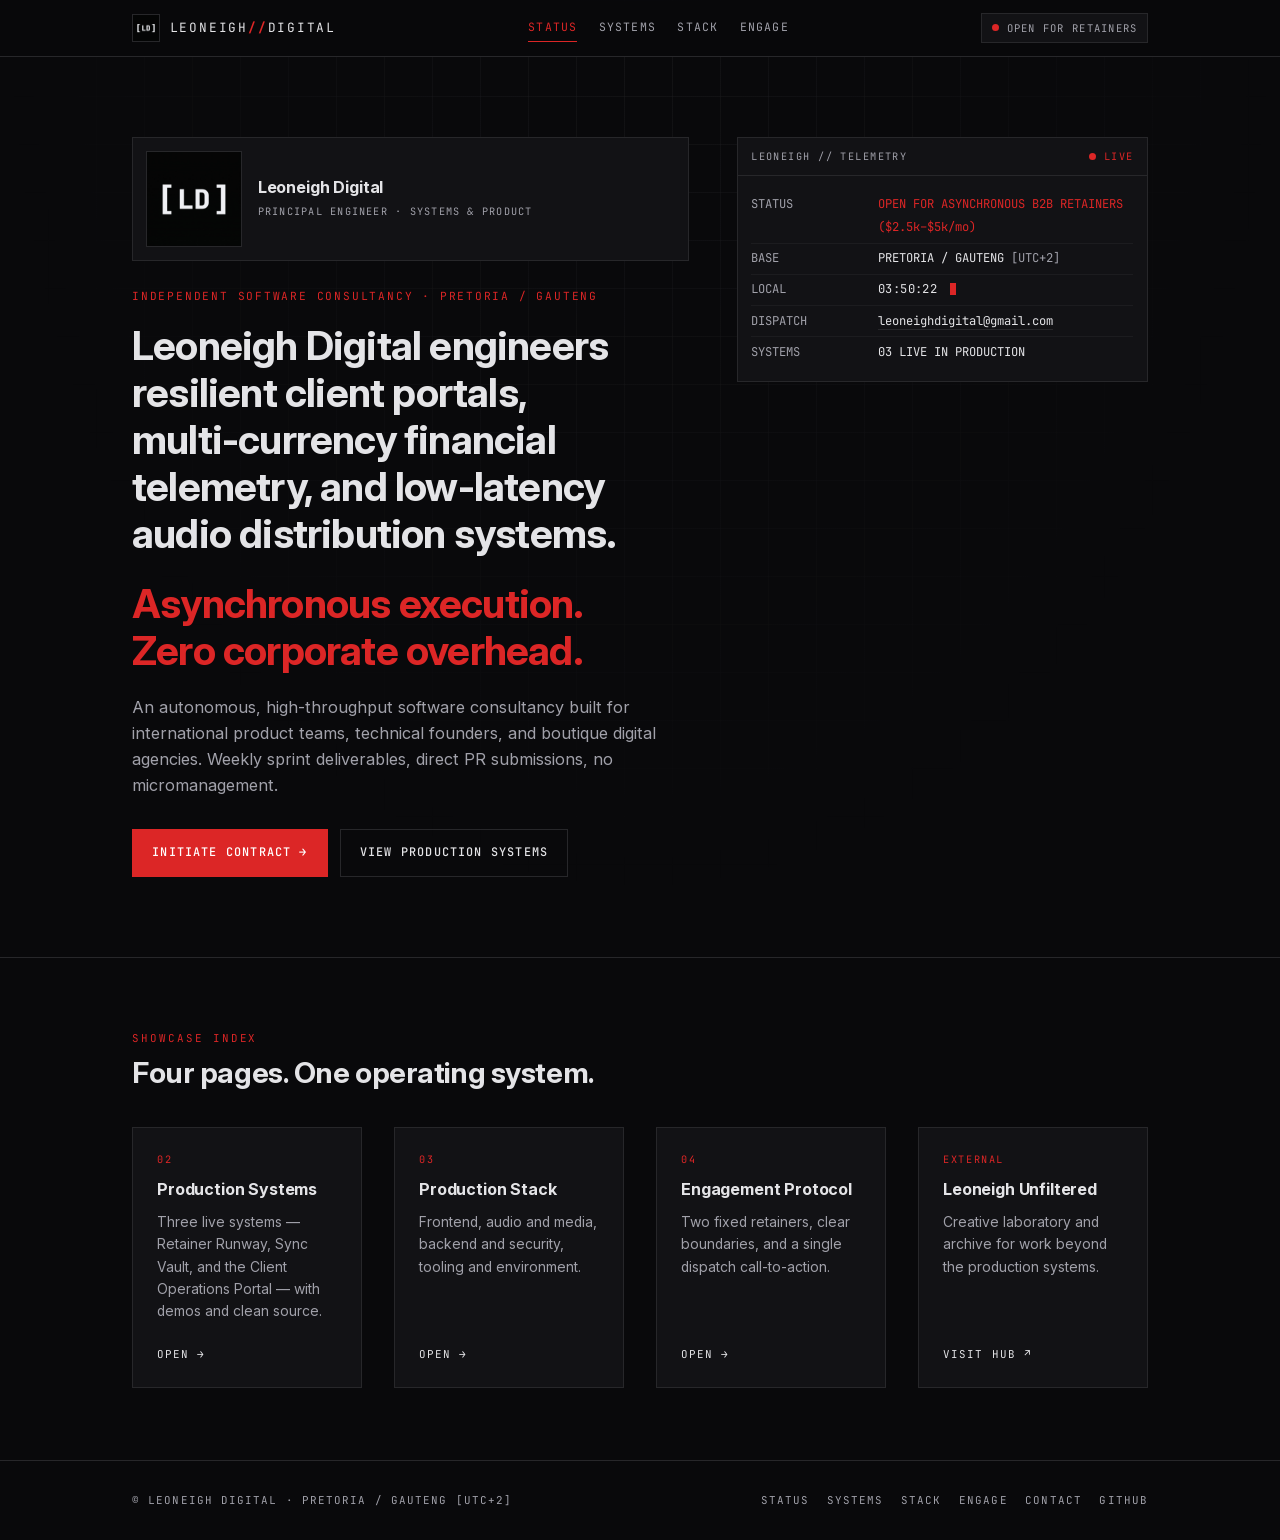
<file: index.html>
<!DOCTYPE html>
<html lang="en">
<head>
<meta charset="utf-8">
<meta name="viewport" content="width=device-width, initial-scale=1">
<meta name="color-scheme" content="dark">
<meta name="theme-color" content="#09090b">
<title>Status — Leoneigh Digital</title>
<meta name="description" content="Leoneigh Digital is open for asynchronous B2B retainers. Resilient client portals, multi-currency financial telemetry, and low-latency audio distribution systems.">
<link rel="canonical" href="https://leoneighdigital.github.io/">
<link rel="icon" href="assets/Profile.jpg">
<link rel="stylesheet" href="style.css">
<script src="script.js" defer></script>
</head>

<body>
<a class="skip" href="#main">Skip to content</a>

<header class="topbar">
  <div class="wrap">
    <a class="brand" href="index.html">
      <img class="brand-mark" src="assets/Profile.jpg" width="28" height="28" alt="">
      <span>LEONEIGH<b>//</b>DIGITAL</span>
    </a>

    <nav aria-label="Primary">
      <a href="index.html" aria-current="page">Status</a>
      <a href="systems.html">Systems</a>
      <a href="stack.html">Stack</a>
      <a href="engage.html">Engage</a>
    </nav>

    <span class="pill"><span class="dot" aria-hidden="true"></span>Open for retainers</span>
  </div>
</header>

<main id="main">

  <section class="hero">
    <div class="wrap hero-grid">

      <div class="hero-copy">

        <figure class="profile">
          <img src="assets/Profile.jpg" width="96" height="96"
               alt="Leoneigh Digital profile picture">
          <figcaption>
            <span class="profile-name">Leoneigh Digital</span>
            <span class="profile-role">Principal engineer · systems &amp; product</span>
          </figcaption>
        </figure>

        <p class="kicker">Independent software consultancy · Pretoria / Gauteng</p>

        <h1>
          Leoneigh Digital engineers resilient client portals, multi-currency
          financial telemetry, and low-latency audio distribution systems.
          <em>Asynchronous execution. Zero corporate overhead.</em>
        </h1>

        <p class="lede">
          An autonomous, high-throughput software consultancy built for international
          product teams, technical founders, and boutique digital agencies. Weekly
          sprint deliverables, direct PR submissions, no micromanagement.
        </p>

        <div class="hero-actions">
          <a class="btn" href="mailto:systems@leoneigh.digital?subject=Retainer%20enquiry%20%E2%80%94%20Leoneigh%20Digital">
            Initiate contract <span aria-hidden="true">→</span>
          </a>
          <a class="btn ghost" href="systems.html">View production systems</a>
        </div>
      </div>

      <aside class="terminal" aria-label="Live operational telemetry">
        <div class="terminal-head">
          <span>LEONEIGH // TELEMETRY</span>
          <span><span class="dot" aria-hidden="true"></span>LIVE</span>
        </div>

        <dl class="terminal-body">
          <div class="trow">
            <dt>STATUS</dt>
            <dd class="hot">OPEN FOR ASYNCHRONOUS B2B RETAINERS ($2.5k–$5k/mo)</dd>
          </div>
          <div class="trow">
            <dt>BASE</dt>
            <dd>PRETORIA / GAUTENG <span class="dim">[UTC+2]</span></dd>
          </div>
          <div class="trow">
            <dt>LOCAL</dt>
            <dd>
              <time id="clock" datetime="">--:--:--</time>
              <span class="cursor" aria-hidden="true"></span>
            </dd>
          </div>
          <div class="trow">
            <dt>DISPATCH</dt>
            <dd>
              <a href="mailto:leoneighdigital@gmail.com">leoneighdigital@gmail.com</a>
              <button class="copy" type="button" hidden data-copy="leoneighdigital@gmail.com"
                      aria-label="Copy dispatch email address">COPY</button>
            </dd>
          </div>
          <div class="trow">
            <dt>SYSTEMS</dt>
            <dd>03 LIVE IN PRODUCTION</dd>
          </div>
        </dl>
      </aside>

    </div>
  </section>

  <section class="section">
    <div class="wrap">
      <div class="sec-head">
        <p class="sec-label">Showcase index</p>
        <h2>Four pages. One operating system.</h2>
      </div>

      <div class="index-grid">

        <a class="index-card" href="systems.html">
          <span class="index-num">02</span>
          <h3>Production Systems</h3>
          <p>Three live systems — Retainer Runway, Sync Vault, and the Client Operations Portal — with demos and clean source.</p>
          <span class="index-go">Open <span aria-hidden="true">→</span></span>
        </a>

        <a class="index-card" href="stack.html">
          <span class="index-num">03</span>
          <h3>Production Stack</h3>
          <p>Frontend, audio and media, backend and security, tooling and environment.</p>
          <span class="index-go">Open <span aria-hidden="true">→</span></span>
        </a>

        <a class="index-card" href="engage.html">
          <span class="index-num">04</span>
          <h3>Engagement Protocol</h3>
          <p>Two fixed retainers, clear boundaries, and a single dispatch call-to-action.</p>
          <span class="index-go">Open <span aria-hidden="true">→</span></span>
        </a>

        <a class="index-card" href="https://leoneighdigital.github.io/Leoneigh-Unfiltered/#/"
           rel="noopener noreferrer" target="_blank">
          <span class="index-num">EXTERNAL</span>
          <h3>Leoneigh Unfiltered</h3>
          <p>Creative laboratory and archive for work beyond the production systems.</p>
          <span class="index-go">Visit hub <span aria-hidden="true">↗</span></span>
        </a>

      </div>
    </div>
  </section>

</main>

<footer class="foot">
  <div class="wrap foot-inner">
    <span>© Leoneigh Digital · Pretoria / Gauteng [UTC+2]</span>
    <nav class="foot-links" aria-label="Footer">
      <a href="index.html">Status</a>
      <a href="systems.html">Systems</a>
      <a href="stack.html">Stack</a>
      <a href="engage.html">Engage</a>
      <a href="mailto:leoneighdigital@gmail.com">Contact</a>
      <a href="https://github.com/LeoneighDigital" rel="noopener noreferrer" target="_blank">GitHub</a>
    </nav>
  </div>
</footer>

</body>
</html>
</file>
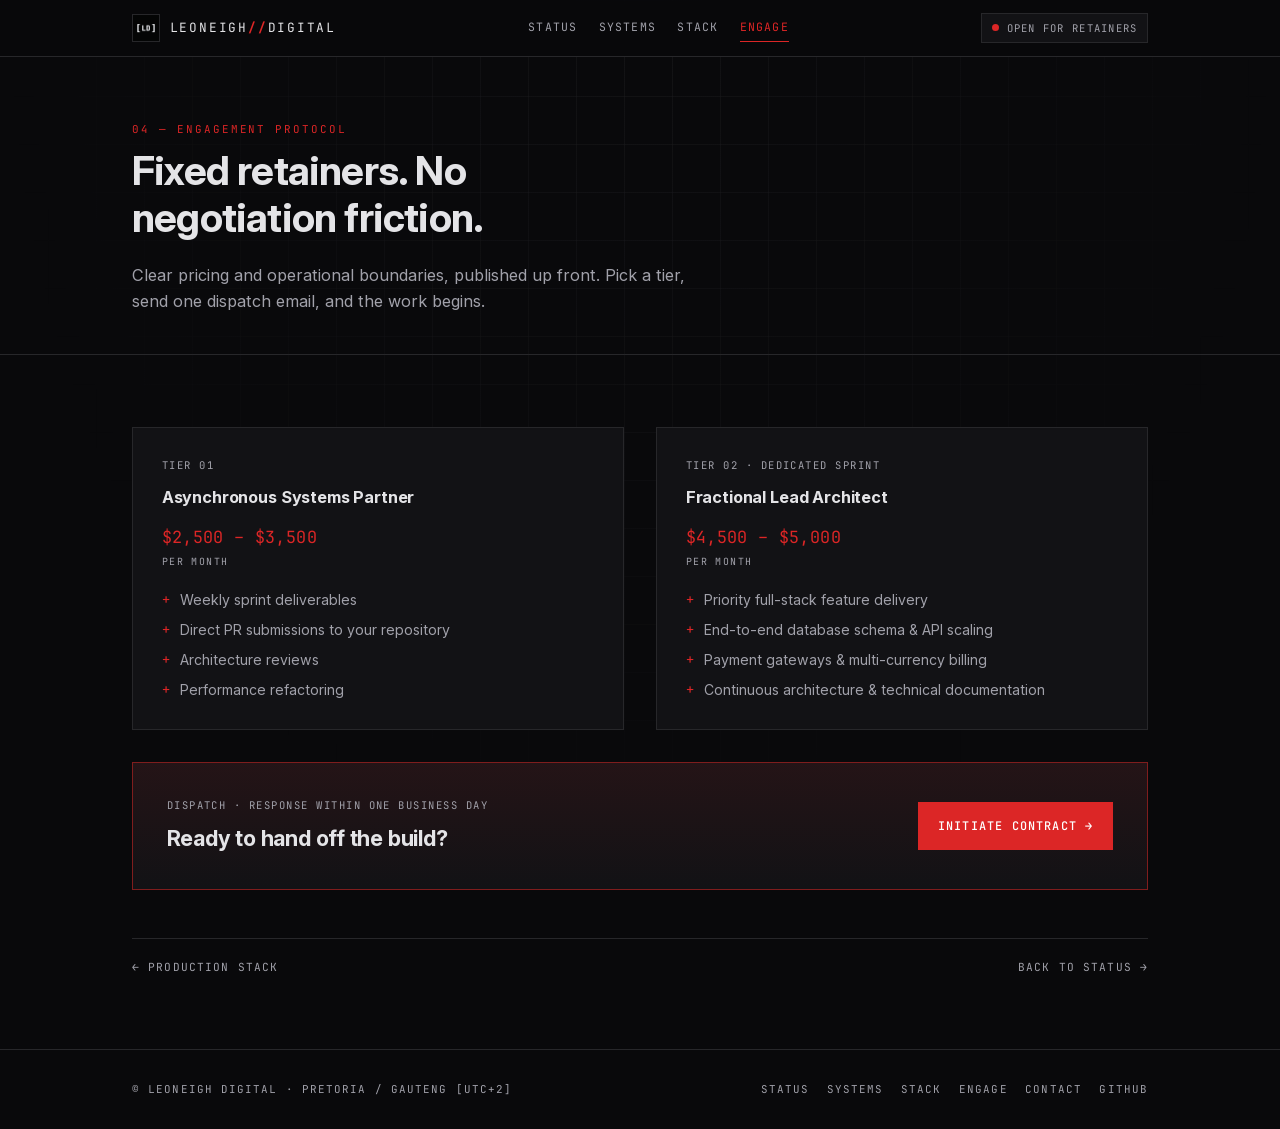
<file: engage.html>
<!DOCTYPE html>
<html lang="en">
<head>
<meta charset="utf-8">
<meta name="viewport" content="width=device-width, initial-scale=1">
<meta name="color-scheme" content="dark">
<meta name="theme-color" content="#09090b">
<title>Engagement Protocol — Leoneigh Digital</title>
<meta name="description" content="Two fixed Leoneigh Digital retainers: Asynchronous Systems Partner ($2,500–$3,500/mo) and End-to-End Product Scaffolding ($4,500–$6,000/mo).">
<link rel="canonical" href="https://leoneighdigital.github.io/engage.html">
<link rel="icon" href="assets/Profile.jpg">
<link rel="stylesheet" href="style.css">
<script src="script.js" defer></script>
</head>

<body>
<a class="skip" href="#main">Skip to content</a>

<header class="topbar">
  <div class="wrap">
    <a class="brand" href="index.html">
      <img class="brand-mark" src="assets/Profile.jpg" width="28" height="28" alt="">
      <span>LEONEIGH<b>//</b>DIGITAL</span>
    </a>

    <nav aria-label="Primary">
      <a href="index.html">Status</a>
      <a href="systems.html">Systems</a>
      <a href="stack.html">Stack</a>
      <a href="engage.html" aria-current="page">Engage</a>
    </nav>

    <span class="pill"><span class="dot" aria-hidden="true"></span>Open for retainers</span>
  </div>
</header>

<main id="main">

  <section class="page-hero">
    <div class="wrap">
      <p class="sec-label">04 — Engagement protocol</p>
      <h1>Fixed retainers. No negotiation friction.</h1>
      <p class="lede">
        Clear pricing and operational boundaries, published up front. Pick a tier,
        send one dispatch email, and the work begins.
      </p>
    </div>
  </section>

  <section class="section">
    <div class="wrap">

      <div class="tiers">

        <article class="tier">
          <p class="tier-name">Tier 01</p>
          <h3>Asynchronous Systems Partner</h3>
          <p class="price">$2,500 – $3,500 <small>per month</small></p>
          <ul class="tier-list">
            <li>Weekly sprint deliverables</li>
            <li>Direct PR submissions to your repository</li>
            <li>Architecture reviews</li>
            <li>Performance refactoring</li>
          </ul>
        </article>

       <article class="tier">
  <p class="tier-name">Tier 02 · Dedicated Sprint</p>
  <h3>Fractional Lead Architect</h3>
  <p class="price">$4,500 – $5,000 <small>per month</small></p>
  <ul class="tier-list">
    <li>Priority full-stack feature delivery</li>
    <li>End-to-end database schema &amp; API scaling</li>
    <li>Payment gateways &amp; multi-currency billing</li>
    <li>Continuous architecture &amp; technical documentation</li>
  </ul>
</article>
      </div>

      <div class="cta-block">
        <div>
          <p>Dispatch · Response within one business day</p>
          <h3>Ready to hand off the build?</h3>
        </div>
        <a class="btn" href="mailto:leoneighdigital@gmail.com?subject=Retainer%20enquiry%20%E2%80%94%20Leoneigh%20Digital">
          Initiate contract <span aria-hidden="true">→</span>
        </a>
      </div>

      <nav class="pager" aria-label="Page navigation">
        <a href="stack.html"><span aria-hidden="true">←</span> Production stack</a>
        <a href="index.html">Back to status <span aria-hidden="true">→</span></a>
      </nav>

    </div>
  </section>

</main>

<footer class="foot">
  <div class="wrap foot-inner">
    <span>© Leoneigh Digital · Pretoria / Gauteng [UTC+2]</span>
    <nav class="foot-links" aria-label="Footer">
      <a href="index.html">Status</a>
      <a href="systems.html">Systems</a>
      <a href="stack.html">Stack</a>
      <a href="engage.html">Engage</a>
      <a href="mailto:leoneighdigital@gmail.com">Contact</a>
      <a href="https://github.com/LeoneighDigital" rel="noopener noreferrer" target="_blank">GitHub</a>
    </nav>
  </div>
</footer>

</body>
</html>
</file>
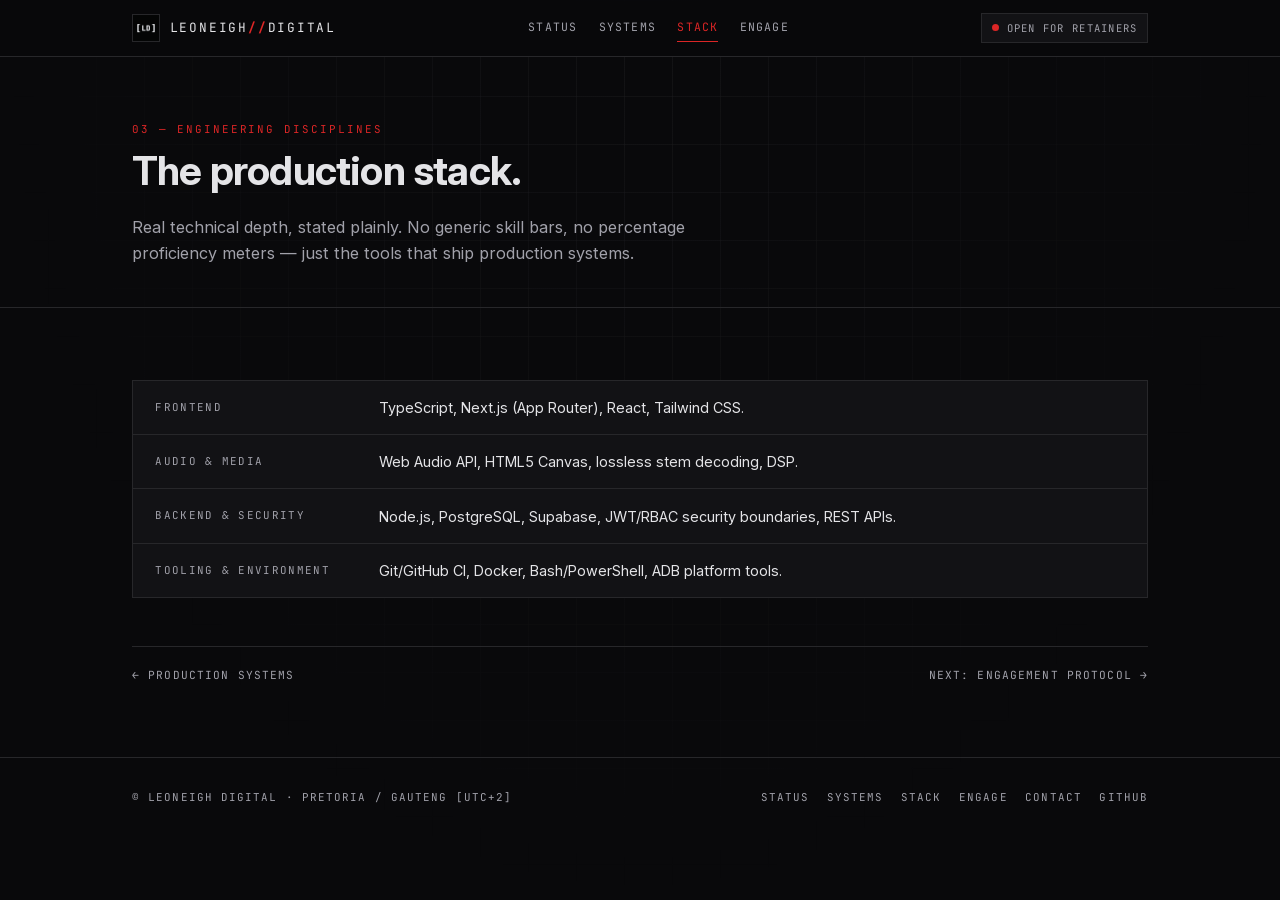
<file: stack.html>
<!DOCTYPE html>
<html lang="en">
<head>
<meta charset="utf-8">
<meta name="viewport" content="width=device-width, initial-scale=1">
<meta name="color-scheme" content="dark">
<meta name="theme-color" content="#09090b">
<title>Production Stack — Leoneigh Digital</title>
<meta name="description" content="The Leoneigh Digital production stack: TypeScript, Next.js, Web Audio API, Node.js, PostgreSQL, Supabase, Docker and CI.">
<link rel="canonical" href="https://leoneighdigital.github.io/stack.html">
<link rel="icon" href="assets/Profile.jpg">
<link rel="stylesheet" href="style.css">
<script src="script.js" defer></script>
</head>

<body>
<a class="skip" href="#main">Skip to content</a>

<header class="topbar">
  <div class="wrap">
    <a class="brand" href="index.html">
      <img class="brand-mark" src="assets/Profile.jpg" width="28" height="28" alt="">
      <span>LEONEIGH<b>//</b>DIGITAL</span>
    </a>

    <nav aria-label="Primary">
      <a href="index.html">Status</a>
      <a href="systems.html">Systems</a>
      <a href="stack.html" aria-current="page">Stack</a>
      <a href="engage.html">Engage</a>
    </nav>

    <span class="pill"><span class="dot" aria-hidden="true"></span>Open for retainers</span>
  </div>
</header>

<main id="main">

  <section class="page-hero">
    <div class="wrap">
      <p class="sec-label">03 — Engineering disciplines</p>
      <h1>The production stack.</h1>
      <p class="lede">
        Real technical depth, stated plainly. No generic skill bars, no percentage
        proficiency meters — just the tools that ship production systems.
      </p>
    </div>
  </section>

  <section class="section">
    <div class="wrap">

      <dl class="stack">
        <div class="stack-row">
          <dt>Frontend</dt>
          <dd>TypeScript, Next.js (App Router), React, Tailwind CSS.</dd>
        </div>
        <div class="stack-row">
          <dt>Audio &amp; Media</dt>
          <dd>Web Audio API, HTML5 Canvas, lossless stem decoding, DSP.</dd>
        </div>
        <div class="stack-row">
          <dt>Backend &amp; Security</dt>
          <dd>Node.js, PostgreSQL, Supabase, JWT/RBAC security boundaries, REST APIs.</dd>
        </div>
        <div class="stack-row">
          <dt>Tooling &amp; Environment</dt>
          <dd>Git/GitHub CI, Docker, Bash/PowerShell, ADB platform tools.</dd>
        </div>
      </dl>

      <nav class="pager" aria-label="Page navigation">
        <a href="systems.html"><span aria-hidden="true">←</span> Production systems</a>
        <a href="engage.html">Next: Engagement protocol <span aria-hidden="true">→</span></a>
      </nav>

    </div>
  </section>

</main>

<footer class="foot">
  <div class="wrap foot-inner">
    <span>© Leoneigh Digital · Pretoria / Gauteng [UTC+2]</span>
    <nav class="foot-links" aria-label="Footer">
      <a href="index.html">Status</a>
      <a href="systems.html">Systems</a>
      <a href="stack.html">Stack</a>
      <a href="engage.html">Engage</a>
      <a href="mailto:leoneighdigital@gmail.com">Contact</a>
      <a href="https://github.com/LeoneighDigital" rel="noopener noreferrer" target="_blank">GitHub</a>
    </nav>
  </div>
</footer>

</body>
</html>
</file>
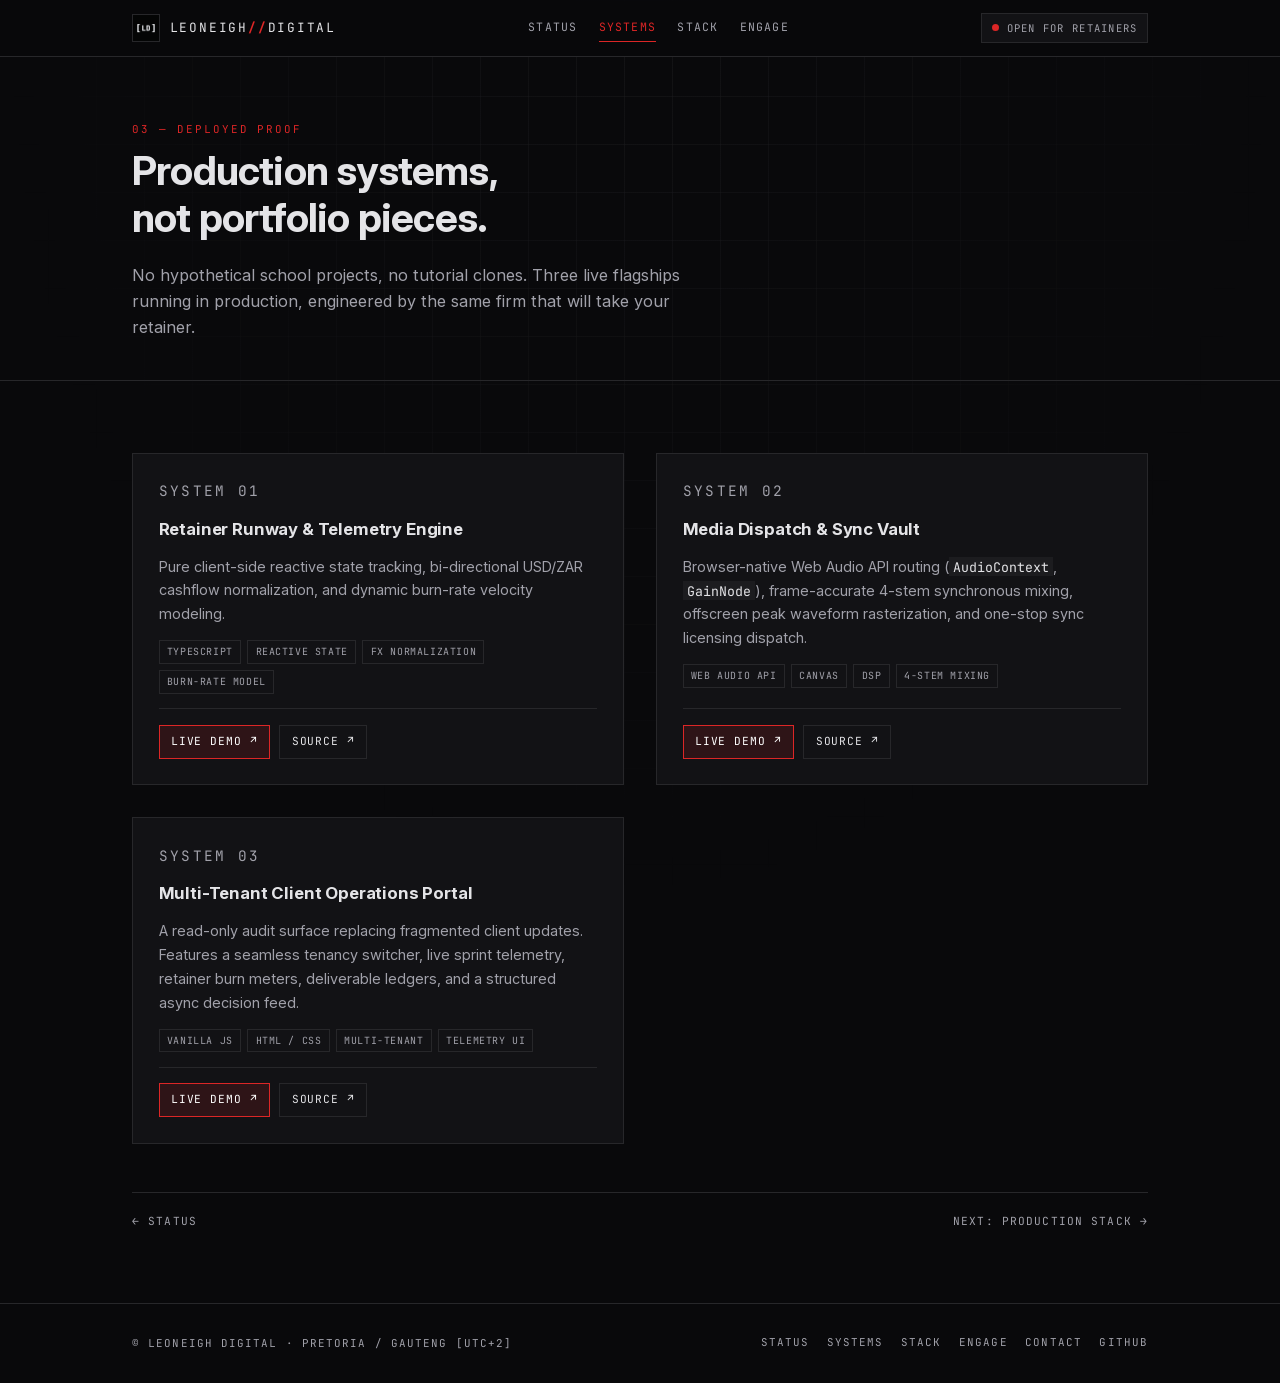
<file: systems.html>
<!DOCTYPE html>
<html lang="en">
<head>
<meta charset="utf-8">
<meta name="viewport" content="width=device-width, initial-scale=1">
<meta name="color-scheme" content="dark">
<meta name="theme-color" content="#09090b">
<title>Production Systems — Leoneigh Digital</title>
<meta name="description" content="Retainer Runway, Sync Vault, and the Client Operations Portal: three live production systems engineered by Leoneigh Digital, with demos and source.">
<link rel="canonical" href="https://leoneighdigital.github.io/systems.html">
<link rel="icon" href="assets/Profile.jpg">
<link rel="stylesheet" href="style.css">
<script src="script.js" defer></script>
</head>

<body>
<a class="skip" href="#main">Skip to content</a>

<header class="topbar">
  <div class="wrap">
    <a class="brand" href="index.html">
      <img class="brand-mark" src="assets/Profile.jpg" width="28" height="28" alt="">
      <span>LEONEIGH<b>//</b>DIGITAL</span>
    </a>

    <nav aria-label="Primary">
      <a href="index.html">Status</a>
      <a href="systems.html" aria-current="page">Systems</a>
      <a href="stack.html">Stack</a>
      <a href="engage.html">Engage</a>
    </nav>

    <span class="pill"><span class="dot" aria-hidden="true"></span>Open for retainers</span>
  </div>
</header>

<main id="main">

  <section class="page-hero">
    <div class="wrap">
      <p class="sec-label">03 — Deployed proof</p>
      <h1>Production systems, not portfolio pieces.</h1>
      <p class="lede">
        No hypothetical school projects, no tutorial clones. Three live flagships running
        in production, engineered by the same firm that will take your retainer.
      </p>
    </div>
  </section>

  <section class="section">
    <div class="wrap">

      <div class="systems">

        <article class="card">
          <p class="card-index">SYSTEM 01</p>
          <h3>Retainer Runway &amp; Telemetry Engine</h3>
          <p>
            Pure client-side reactive state tracking, bi-directional USD/ZAR cashflow
            normalization, and dynamic burn-rate velocity modeling.
          </p>
          <ul class="tags">
            <li class="tag">TypeScript</li>
            <li class="tag">Reactive state</li>
            <li class="tag">FX normalization</li>
            <li class="tag">Burn-rate model</li>
          </ul>
          <div class="card-links">
            <a class="link primary" href="https://leoneighdigital.github.io/Retainer-Runway-Calculator/">Live demo <span aria-hidden="true">↗</span></a>
            <a class="link" href="https://github.com/LeoneighDigital/Retainer-Runway-Calculator.git"
               rel="noopener noreferrer" target="_blank">Source <span aria-hidden="true">↗</span></a>
          </div>
        </article>

        <article class="card">
          <p class="card-index">SYSTEM 02</p>
          <h3>Media Dispatch &amp; Sync Vault</h3>
          <p>
            Browser-native Web Audio API routing (<code>AudioContext</code>,
            <code>GainNode</code>), frame-accurate 4-stem synchronous mixing, offscreen
            peak waveform rasterization, and one-stop sync licensing dispatch.
          </p>
          <ul class="tags">
            <li class="tag">Web Audio API</li>
            <li class="tag">Canvas</li>
            <li class="tag">DSP</li>
            <li class="tag">4-stem mixing</li>
          </ul>
          <div class="card-links">
            <a class="link primary" href="https://leoneighdigital.github.io/sync-vault/">Live demo <span aria-hidden="true">↗</span></a>
            <a class="link" href="https://github.com/LeoneighDigital/sync-vault.git"
               rel="noopener noreferrer" target="_blank">Source <span aria-hidden="true">↗</span></a>
          </div>
        </article>
        <article class="card">
  <p class="card-index">SYSTEM 03</p>
  <h3>Multi-Tenant Client Operations Portal</h3>
  <p>
    A read-only audit surface replacing fragmented client updates. Features a seamless tenancy switcher, live sprint telemetry, retainer burn meters, deliverable ledgers, and a structured async decision feed.
  </p>
  <ul class="tags">
    <li class="tag">Vanilla JS</li>
    <li class="tag">HTML / CSS</li>
    <li class="tag">Multi-tenant</li>
    <li class="tag">Telemetry UI</li>
  </ul>
  <div class="card-links">
    <a class="link primary" href="https://leoneighdigital.github.io/leoneigh-portal/" target="_blank" rel="noopener noreferrer">Live demo <span aria-hidden="true">↗</span></a>
    <a class="link" href="https://github.com/LeoneighDigital/leoneigh-portal.git"
       rel="noopener noreferrer" target="_blank">Source <span aria-hidden="true">↗</span></a>
  </div>
</article>

      </div>

      <nav class="pager" aria-label="Page navigation">
        <a href="index.html"><span aria-hidden="true">←</span> Status</a>
        <a href="stack.html">Next: Production stack <span aria-hidden="true">→</span></a>
      </nav>

    </div>
  </section>

</main>

<footer class="foot">
  <div class="wrap foot-inner">
    <span>© Leoneigh Digital · Pretoria / Gauteng [UTC+2]</span>
    <nav class="foot-links" aria-label="Footer">
      <a href="index.html">Status</a>
      <a href="systems.html">Systems</a>
      <a href="stack.html">Stack</a>
      <a href="engage.html">Engage</a>
      <a href="mailto:leoneighdigital@gmail.com">Contact</a>
      <a href="https://github.com/LeoneighDigital" rel="noopener noreferrer" target="_blank">GitHub</a>
    </nav>
  </div>
</footer>

</body>
</html>
</file>
<file: style.css>
/* ==========================================================================
   Leoneigh Digital Showcase — style.css
   Shared across index / systems / stack / engage.
   Matte carbon, industrial monospace. No frameworks, no external assets.
   ========================================================================== */

/* --------------------------------------------------------------------------
   0. Tokens
   -------------------------------------------------------------------------- */
:root {
  --bg:          #09090b;
  --surface:     #121215;
  --line:        #27272a;
  --line-hover:  #3f3f46;
  --accent:      #dc2626;
  --accent-dim:  #7f1d1d;
  --accent-soft: #b91c1c;
  --text:        #e4e4e7;
  --muted:       #a1a1aa;
  --faint:       #52525b;

  --mono: "JetBrains Mono", ui-monospace, SFMono-Regular, Menlo, Consolas, monospace;
  --sans: Inter, system-ui, -apple-system, "Segoe UI", Roboto, Helvetica, Arial, sans-serif;

  --max: 1080px;
  --gap: clamp(1rem, 3vw, 2rem);
  --header-h: 56px;
}

@font-face {
  font-family: "Inter";
  src: url("fonts/Inter-Variable.woff2") format("woff2");
  font-weight: 100 900;
  font-display: swap;
}
@font-face {
  font-family: "Inter";
  src: url("fonts/Inter-Variable-Italic.woff2") format("woff2");
  font-weight: 100 900;
  font-style: italic;
  font-display: swap;
}
@font-face {
  font-family: "JetBrains Mono";
  src: url("fonts/JetBrainsMono-Variable.ttf") format("truetype");
  font-weight: 100 800;
  font-display: swap;
}
@font-face {
  font-family: "JetBrains Mono";
  src: url("fonts/JetBrainsMono-Variable-Italic.ttf") format("truetype");
  font-weight: 100 800;
  font-style: italic;
  font-display: swap;
}

/* --------------------------------------------------------------------------
   1. Reset & base
   -------------------------------------------------------------------------- */
*,
*::before,
*::after { box-sizing: border-box; }

[hidden] { display: none !important; }

html {
  scroll-behavior: smooth;
  scroll-padding-top: calc(var(--header-h) + 16px);
  -webkit-text-size-adjust: 100%;
}

body {
  margin: 0;
  background: var(--bg);
  color: var(--text);
  font-family: var(--sans);
  font-size: 16px;
  line-height: 1.6;
  -webkit-font-smoothing: antialiased;
  -moz-osx-font-smoothing: grayscale;
  text-rendering: optimizeLegibility;
  overflow-x: hidden;
}

/* Faint industrial grid, masked toward the top */
body::before {
  content: "";
  position: fixed;
  inset: 0;
  z-index: 0;
  pointer-events: none;
  background-image:
    linear-gradient(to right, rgba(39, 39, 42, .35) 1px, transparent 1px),
    linear-gradient(to bottom, rgba(39, 39, 42, .35) 1px, transparent 1px);
  background-size: 48px 48px;
  -webkit-mask-image: radial-gradient(ellipse at 50% 0%, #000 0%, transparent 70%);
          mask-image: radial-gradient(ellipse at 50% 0%, #000 0%, transparent 70%);
}

img, svg { max-width: 100%; display: block; }

a { color: inherit; }

code {
  font-family: var(--mono);
  font-size: .92em;
  color: var(--text);
  background: rgba(39, 39, 42, .5);
  padding: .05em .3em;
}

::selection { background: var(--accent); color: #fff; }

:focus-visible {
  outline: 2px solid var(--accent);
  outline-offset: 2px;
}

@media (prefers-reduced-motion: reduce) {
  html { scroll-behavior: auto; }
  *, *::before, *::after {
    animation-duration: .001ms !important;
    animation-iteration-count: 1 !important;
    transition-duration: .001ms !important;
  }
}

/* --------------------------------------------------------------------------
   2. Layout helpers
   -------------------------------------------------------------------------- */
.wrap {
  position: relative;
  z-index: 1;
  width: 100%;
  max-width: var(--max);
  margin-inline: auto;
  padding-inline: clamp(1rem, 4vw, 2rem);
}

.skip {
  position: absolute;
  left: -9999px;
  top: 0;
  z-index: 100;
  background: var(--accent);
  color: #fff;
  font-family: var(--mono);
  font-size: .75rem;
  letter-spacing: .1em;
  text-transform: uppercase;
  padding: .75rem 1rem;
  text-decoration: none;
}
.skip:focus { left: 1rem; top: 1rem; }

/* --------------------------------------------------------------------------
   3. Top bar
   -------------------------------------------------------------------------- */
.topbar {
  position: sticky;
  top: 0;
  z-index: 20;
  border-bottom: 1px solid var(--line);
  background: rgba(9, 9, 11, .88);
  -webkit-backdrop-filter: blur(8px);
          backdrop-filter: blur(8px);
}

.topbar .wrap {
  display: flex;
  align-items: center;
  justify-content: space-between;
  gap: 1rem;
  height: var(--header-h);
}

.brand {
  display: inline-flex;
  align-items: center;
  gap: .6rem;
  font-family: var(--mono);
  font-size: .8rem;
  letter-spacing: .14em;
  text-transform: uppercase;
  text-decoration: none;
  white-space: nowrap;
}
.brand b { color: var(--accent); font-weight: 700; }

.brand-mark {
  width: 28px;
  height: 28px;
  flex: none;
  border: 1px solid var(--line);
  background: var(--surface);
}

.topbar nav {
  display: flex;
  gap: 1.35rem;
  font-family: var(--mono);
  font-size: .72rem;
  letter-spacing: .1em;
  text-transform: uppercase;
}
.topbar nav a {
  color: var(--muted);
  text-decoration: none;
  padding-block: .25rem;
  border-bottom: 1px solid transparent;
  white-space: nowrap;
  transition: color .15s ease, border-color .15s ease;
}
.topbar nav a:hover,
.topbar nav a:focus-visible {
  color: var(--text);
  border-color: var(--accent);
}
.topbar nav a[aria-current="page"] {
  color: var(--accent);
  border-color: var(--accent);
}

.pill {
  display: inline-flex;
  align-items: center;
  gap: .5rem;
  font-family: var(--mono);
  font-size: .66rem;
  letter-spacing: .12em;
  text-transform: uppercase;
  color: var(--muted);
  border: 1px solid var(--line);
  background: var(--surface);
  padding: .35rem .6rem;
  white-space: nowrap;
}

.dot {
  width: 7px;
  height: 7px;
  flex: none;
  border-radius: 50%;
  background: var(--accent);
  animation: pulse 2.4s ease-out infinite;
}
@keyframes pulse {
  0%   { box-shadow: 0 0 0 0 rgba(220, 38, 38, .55); }
  70%  { box-shadow: 0 0 0 7px rgba(220, 38, 38, 0); }
  100% { box-shadow: 0 0 0 0 rgba(220, 38, 38, 0); }
}

/* Mobile: wrap the bar to two rows, keep the nav reachable */
@media (max-width: 760px) {
  .topbar .wrap {
    height: auto;
    flex-wrap: wrap;
    row-gap: .5rem;
    padding-block: .6rem;
  }
  .topbar nav {
    order: 3;
    width: 100%;
    gap: 1.1rem;
    overflow-x: auto;
    scrollbar-width: none;
    padding-bottom: .15rem;
  }
  .topbar nav::-webkit-scrollbar { display: none; }
  .pill { display: none; }
  .brand { font-size: .74rem; }
}

/* --------------------------------------------------------------------------
   4. Profile figure (placeholder)
   -------------------------------------------------------------------------- */
.profile {
  display: flex;
  align-items: center;
  gap: 1rem;
  margin: 0 0 1.7rem;
  padding: .8rem;
  border: 1px solid var(--line);
  background: var(--surface);
}

.profile img {
  width: 96px;
  height: 96px;
  flex: none;
  border: 1px solid var(--line);
  background: var(--bg);
  object-fit: cover;
}

.profile figcaption { min-width: 0; }

.profile-name {
  display: block;
  font-weight: 700;
  letter-spacing: -.01em;
  line-height: 1.3;
}

.profile-role {
  display: block;
  margin-top: .35rem;
  font-family: var(--mono);
  font-size: .64rem;
  letter-spacing: .12em;
  text-transform: uppercase;
  color: var(--muted);
}

.profile-note {
  display: block;
  margin-top: .6rem;
  font-family: var(--mono);
  font-size: .58rem;
  letter-spacing: .08em;
  text-transform: uppercase;
  color: var(--faint);
}

/* --------------------------------------------------------------------------
   5. Hero (index) & page hero (subpages)
   -------------------------------------------------------------------------- */
.hero {
  padding-block: clamp(2.5rem, 7vw, 5rem);
  border-bottom: 1px solid var(--line);
}

.hero-grid {
  display: grid;
  grid-template-columns: 1.15fr .85fr;
  gap: clamp(1.5rem, 4vw, 3rem);
  align-items: start;
}
@media (max-width: 880px) {
  .hero-grid { grid-template-columns: 1fr; }
}

.page-hero {
  padding-block: clamp(2.25rem, 6vw, 4rem) clamp(1.75rem, 4vw, 2.5rem);
  border-bottom: 1px solid var(--line);
}

.kicker {
  margin: 0 0 1rem;
  font-family: var(--mono);
  font-size: .7rem;
  letter-spacing: .16em;
  text-transform: uppercase;
  color: var(--accent);
}

h1 {
  margin: 0;
  font-size: clamp(1.5rem, 3.6vw, 2.5rem);
  line-height: 1.18;
  letter-spacing: -.02em;
  font-weight: 700;
  text-wrap: balance;
  max-width: 24ch;
}
h1 em {
  display: block;
  margin-top: .55em;
  font-style: normal;
  color: var(--accent);
}

.page-hero h1 { max-width: 26ch; }

.lede {
  margin: 1.25rem 0 0;
  max-width: 58ch;
  color: var(--muted);
  font-size: clamp(.94rem, 1.5vw, 1.02rem);
}

.hero-actions {
  display: flex;
  flex-wrap: wrap;
  gap: .75rem;
  margin-top: 1.9rem;
}

/* --------------------------------------------------------------------------
   6. Buttons & links
   -------------------------------------------------------------------------- */
.btn {
  display: inline-flex;
  align-items: center;
  gap: .5rem;
  font-family: var(--mono);
  font-size: .74rem;
  font-weight: 600;
  letter-spacing: .1em;
  text-transform: uppercase;
  text-decoration: none;
  padding: .85rem 1.2rem;
  border: 1px solid var(--accent);
  background: var(--accent);
  color: #fff;
  transition: background .15s ease, border-color .15s ease, color .15s ease;
}
.btn:hover,
.btn:focus-visible {
  background: var(--accent-soft);
  border-color: var(--accent-soft);
}

.btn.ghost {
  background: transparent;
  color: var(--text);
  border-color: var(--line);
}
.btn.ghost:hover,
.btn.ghost:focus-visible {
  background: var(--surface);
  border-color: var(--accent);
  color: #fff;
}

/* --------------------------------------------------------------------------
   7. Terminal
   -------------------------------------------------------------------------- */
.terminal {
  border: 1px solid var(--line);
  background: var(--surface);
  font-family: var(--mono);
  font-size: .76rem;
  line-height: 1.9;
  overflow: hidden;
}

.terminal-head {
  display: flex;
  align-items: center;
  justify-content: space-between;
  gap: 1rem;
  padding: .55rem .85rem;
  border-bottom: 1px solid var(--line);
  color: var(--muted);
  font-size: .64rem;
  letter-spacing: .14em;
  text-transform: uppercase;
}
.terminal-head > span:last-child {
  display: inline-flex;
  align-items: center;
  gap: .45rem;
  color: var(--accent);
}

.terminal-body { margin: 0; padding: .85rem; }

.trow {
  display: grid;
  grid-template-columns: 6.9rem 1fr;
  gap: 1rem;
  padding-block: .22rem;
  border-bottom: 1px solid rgba(39, 39, 42, .5);
}
.trow:last-child { border-bottom: 0; }
.trow dt { color: var(--muted); }
.trow dd { margin: 0; word-break: break-word; }

.terminal .hot { color: var(--accent); }
.terminal .dim { color: var(--muted); }

.terminal a {
  text-decoration: none;
  border-bottom: 1px solid var(--line);
  transition: color .15s ease, border-color .15s ease;
}
.terminal a:hover,
.terminal a:focus-visible {
  color: var(--accent);
  border-color: var(--accent);
}

#clock {
  font-variant-numeric: tabular-nums;
  letter-spacing: .04em;
}

.cursor {
  display: inline-block;
  width: .5em;
  height: .95em;
  margin-left: .35rem;
  vertical-align: -.12em;
  background: var(--accent);
  animation: blink 1.1s steps(1) infinite;
}
@keyframes blink { 50% { opacity: 0; } }

.copy {
  margin-left: .5rem;
  padding: .1rem .4rem;
  font-family: var(--mono);
  font-size: .58rem;
  letter-spacing: .12em;
  text-transform: uppercase;
  color: var(--muted);
  background: transparent;
  border: 1px solid var(--line);
  cursor: pointer;
  transition: color .15s ease, border-color .15s ease;
}
.copy:hover,
.copy:focus-visible,
.copy.is-copied {
  color: var(--accent);
  border-color: var(--accent);
}

/* --------------------------------------------------------------------------
   8. Sections
   -------------------------------------------------------------------------- */
.section {
  padding-block: clamp(2.5rem, 7vw, 4.5rem);
  border-bottom: 1px solid var(--line);
}

.sec-head { margin-bottom: clamp(1.5rem, 4vw, 2.25rem); }

.sec-label {
  margin: 0 0 .55rem;
  font-family: var(--mono);
  font-size: .68rem;
  letter-spacing: .18em;
  text-transform: uppercase;
  color: var(--accent);
}

h2 {
  margin: 0;
  font-size: clamp(1.25rem, 2.7vw, 1.8rem);
  line-height: 1.2;
  letter-spacing: -.015em;
  text-wrap: balance;
}

/* --------------------------------------------------------------------------
   9. Showcase index cards (home)
   -------------------------------------------------------------------------- */
.index-grid {
  display: grid;
  grid-template-columns: repeat(4, 1fr);
  gap: var(--gap);
}
@media (max-width: 860px) {
  .index-grid { grid-template-columns: 1fr; }
}

.index-card {
  display: flex;
  flex-direction: column;
  gap: .55rem;
  padding: clamp(1.1rem, 2.5vw, 1.5rem);
  border: 1px solid var(--line);
  background: var(--surface);
  text-decoration: none;
  transition: border-color .2s ease, background .2s ease;
}
.index-card:hover,
.index-card:focus-visible {
  border-color: var(--accent-dim);
  background: #141418;
}

.index-num {
  font-family: var(--mono);
  font-size: .64rem;
  letter-spacing: .16em;
  color: var(--accent);
}

.index-card h3 {
  margin: 0;
  font-size: 1rem;
  letter-spacing: -.01em;
}

.index-card p {
  margin: 0;
  color: var(--muted);
  font-size: .87rem;
  line-height: 1.6;
}

.index-go {
  margin-top: auto;
  padding-top: .9rem;
  font-family: var(--mono);
  font-size: .68rem;
  letter-spacing: .1em;
  text-transform: uppercase;
  color: var(--text);
}
.index-card:hover .index-go { color: var(--accent); }

/* --------------------------------------------------------------------------
   10. System cards
   -------------------------------------------------------------------------- */
.systems {
  display: grid;
  grid-template-columns: repeat(2, 1fr);
  gap: var(--gap);
}
@media (max-width: 780px) {
  .systems { grid-template-columns: 1fr; }
}

.card {
  display: flex;
  flex-direction: column;
  gap: .9rem;
  padding: clamp(1.1rem, 2.5vw, 1.6rem);
  border: 1px solid var(--line);
  background: var(--surface);
  transition: border-color .2s ease;
}
.card:hover { border-color: var(--line-hover); }

.card-index {
  margin: 0;
  font-family: var(--mono);
  font-size: .64rem;
  letter-spacing: .16em;
  text-transform: uppercase;
  color: var(--accent);
}

.card h3 {
  margin: 0;
  font-size: 1.05rem;
  line-height: 1.35;
  letter-spacing: -.01em;
}

.card p {
  margin: 0;
  color: var(--muted);
  font-size: .9rem;
  line-height: 1.65;
}

.tags {
  display: flex;
  flex-wrap: wrap;
  gap: .4rem;
  margin: 0;
  padding: 0;
  list-style: none;
}
.tag {
  font-family: var(--mono);
  font-size: .62rem;
  letter-spacing: .06em;
  text-transform: uppercase;
  color: var(--muted);
  border: 1px solid var(--line);
  padding: .18rem .45rem;
}

.card-links {
  display: flex;
  flex-wrap: wrap;
  gap: .6rem;
  margin-top: auto;
  padding-top: .95rem;
  border-top: 1px solid var(--line);
}

.link {
  font-family: var(--mono);
  font-size: .7rem;
  letter-spacing: .08em;
  text-transform: uppercase;
  text-decoration: none;
  color: var(--text);
  border: 1px solid var(--line);
  padding: .45rem .7rem;
  transition: border-color .15s ease, color .15s ease, background .15s ease;
}
.link:hover,
.link:focus-visible {
  border-color: var(--accent);
  color: var(--accent);
  background: rgba(220, 38, 38, .06);
}
.link.primary {
  border-color: var(--accent);
  color: #fff;
  background: rgba(220, 38, 38, .14);
}
.link.primary:hover,
.link.primary:focus-visible {
  background: var(--accent);
  color: #fff;
}

/* --------------------------------------------------------------------------
   11. Stack table
   -------------------------------------------------------------------------- */
.stack {
  margin: 0;
  border: 1px solid var(--line);
  background: var(--surface);
}

.stack-row {
  display: grid;
  grid-template-columns: 13rem 1fr;
  gap: 1rem;
  padding: .95rem clamp(.9rem, 2.5vw, 1.4rem);
  border-bottom: 1px solid var(--line);
}
.stack-row:last-child { border-bottom: 0; }

.stack-row dt {
  font-family: var(--mono);
  font-size: .68rem;
  letter-spacing: .12em;
  text-transform: uppercase;
  color: var(--muted);
  padding-top: .18rem;
}

.stack-row dd {
  margin: 0;
  font-size: .9rem;
  color: var(--text);
}

@media (max-width: 620px) {
  .stack-row {
    grid-template-columns: 1fr;
    gap: .35rem;
  }
}

/* --------------------------------------------------------------------------
   12. Tiers & CTA
   -------------------------------------------------------------------------- */
.tiers {
  display: grid;
  grid-template-columns: repeat(2, 1fr);
  gap: var(--gap);
}
@media (max-width: 780px) {
  .tiers { grid-template-columns: 1fr; }
}

.tier {
  display: flex;
  flex-direction: column;
  gap: .8rem;
  padding: clamp(1.2rem, 3vw, 1.8rem);
  border: 1px solid var(--line);
  background: var(--surface);
}
.tier.featured {
  border-color: var(--accent-dim);
  box-shadow: inset 0 1px 0 0 rgba(220, 38, 38, .35);
}

.tier-name {
  margin: 0;
  font-family: var(--mono);
  font-size: .66rem;
  letter-spacing: .14em;
  text-transform: uppercase;
  color: var(--muted);
}
.tier.featured .tier-name { color: var(--accent); }

.tier h3 {
  margin: 0;
  font-size: 1.02rem;
  line-height: 1.35;
  letter-spacing: -.01em;
}

.price {
  margin: .2rem 0 0;
  font-family: var(--mono);
  font-size: 1.05rem;
  letter-spacing: .02em;
  color: var(--accent);
}
.price small {
  display: block;
  margin-top: .2rem;
  font-size: .62rem;
  letter-spacing: .14em;
  text-transform: uppercase;
  color: var(--muted);
}

.tier-list {
  display: grid;
  gap: .5rem;
  margin: .4rem 0 0;
  padding: 0;
  list-style: none;
}
.tier-list li {
  position: relative;
  padding-left: 1.15rem;
  font-size: .88rem;
  color: var(--muted);
  line-height: 1.55;
}
.tier-list li::before {
  content: "+";
  position: absolute;
  left: 0;
  top: 0;
  font-family: var(--mono);
  font-size: .85rem;
  color: var(--accent);
}

.cta-block {
  display: flex;
  flex-wrap: wrap;
  align-items: center;
  justify-content: space-between;
  gap: 1.25rem;
  margin-top: var(--gap);
  padding: clamp(1.3rem, 3.5vw, 2.1rem);
  border: 1px solid var(--accent-dim);
  background:
    linear-gradient(180deg, rgba(220, 38, 38, .09), rgba(220, 38, 38, 0)),
    var(--surface);
}
.cta-block p {
  margin: 0;
  font-family: var(--mono);
  font-size: .66rem;
  letter-spacing: .14em;
  text-transform: uppercase;
  color: var(--muted);
}
.cta-block h3 {
  margin: .45rem 0 0;
  font-size: clamp(1.05rem, 2.4vw, 1.35rem);
  letter-spacing: -.01em;
}

/* --------------------------------------------------------------------------
   13. Pager
   -------------------------------------------------------------------------- */
.pager {
  display: flex;
  flex-wrap: wrap;
  align-items: center;
  justify-content: space-between;
  gap: 1rem;
  margin-top: clamp(2rem, 5vw, 3rem);
  padding-top: 1.25rem;
  border-top: 1px solid var(--line);
  font-family: var(--mono);
  font-size: .7rem;
  letter-spacing: .1em;
  text-transform: uppercase;
}
.pager a {
  color: var(--muted);
  text-decoration: none;
  transition: color .15s ease;
}
.pager a:hover,
.pager a:focus-visible { color: var(--accent); }

/* --------------------------------------------------------------------------
   14. Footer
   -------------------------------------------------------------------------- */
.foot {
  padding-block: 1.9rem;
  font-family: var(--mono);
  font-size: .68rem;
  letter-spacing: .1em;
  text-transform: uppercase;
  color: var(--muted);
}
.foot-inner {
  display: flex;
  flex-wrap: wrap;
  align-items: center;
  justify-content: space-between;
  gap: 1rem;
}
.foot-links {
  display: flex;
  flex-wrap: wrap;
  gap: 1.1rem;
}
.foot a {
  color: var(--muted);
  text-decoration: none;
  border-bottom: 1px solid transparent;
  transition: color .15s ease, border-color .15s ease;
}
.foot a:hover,
.foot a:focus-visible {
  color: var(--accent);
  border-color: var(--accent);
}
</file>
